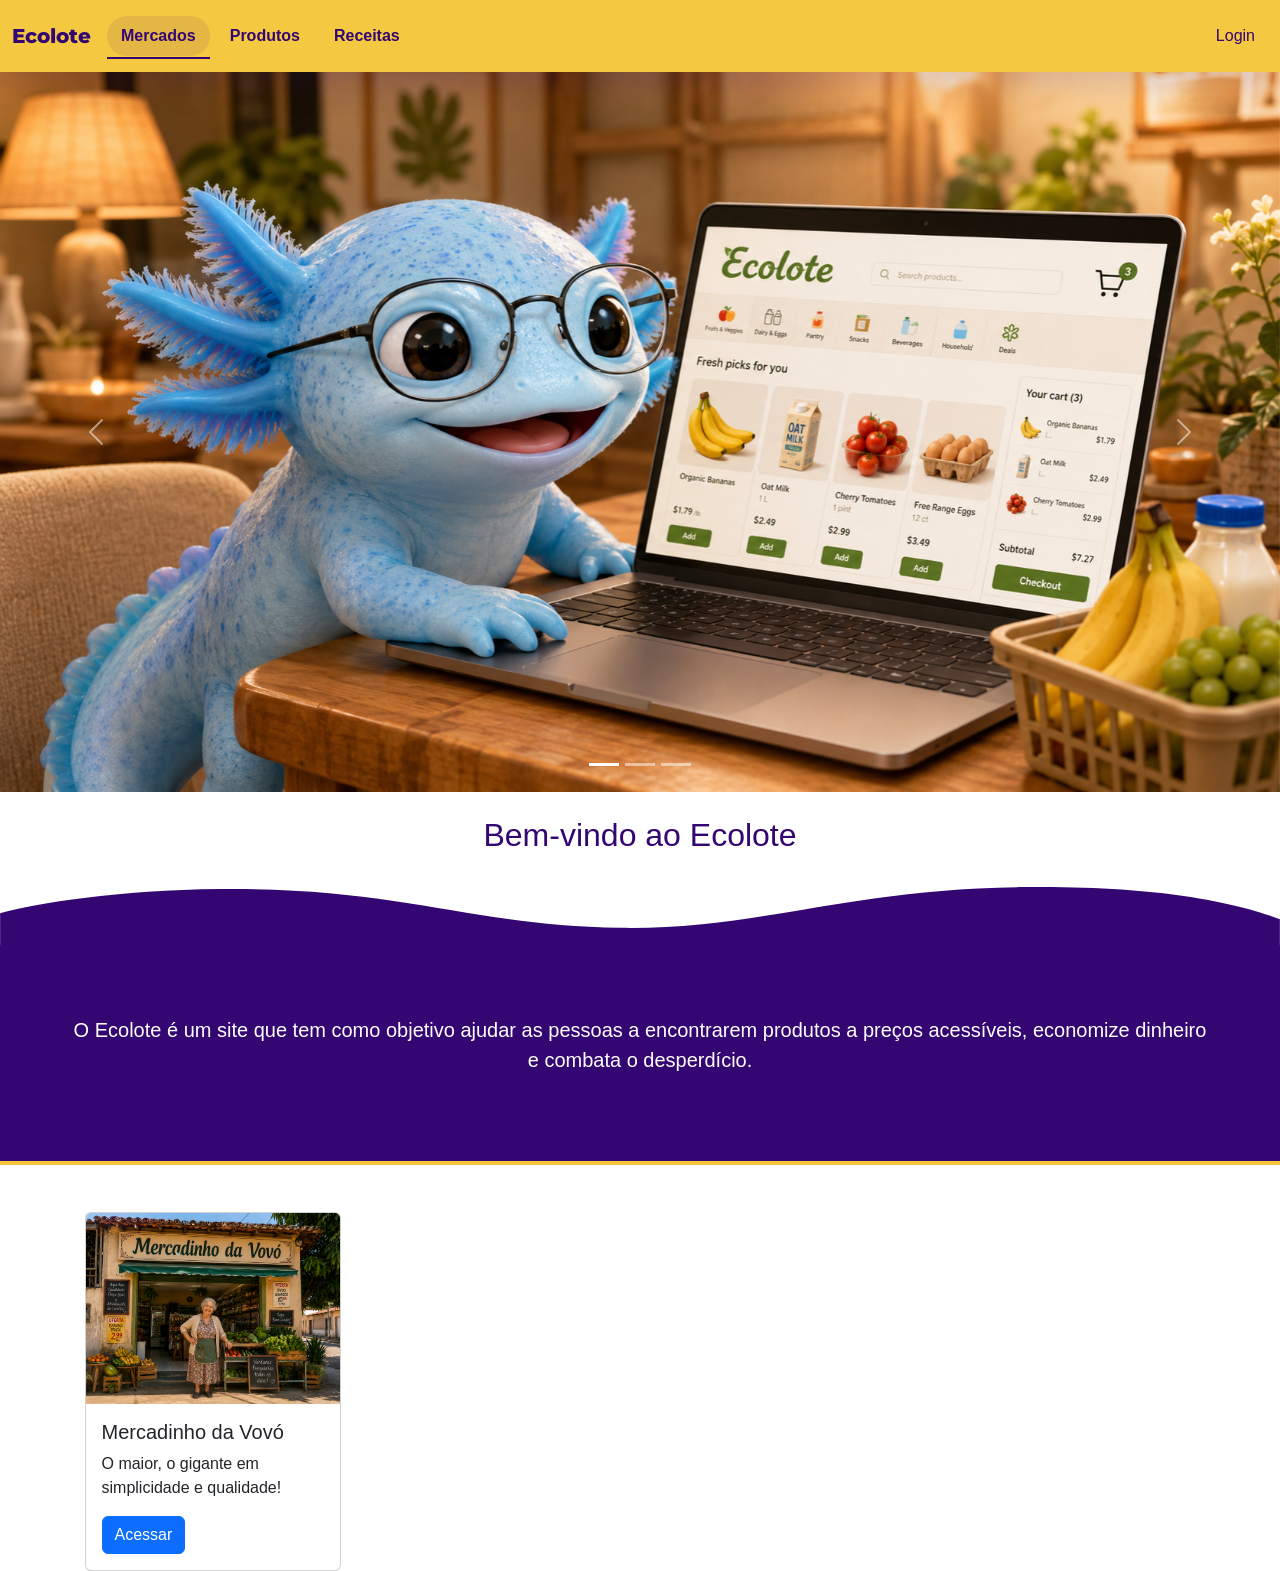
<file: BaratoHoje/index.html>
<!DOCTYPE html>
<html lang="pt-br">
<head>
    <meta charset="UTF-8">
    <meta name="viewport" content="width=device-width, initial-scale=1.0">
    <link rel="stylesheet" href="style.css">
    <link rel="stylesheet" href="https://cdn.jsdelivr.net/npm/bootstrap@5.3.8/dist/css/bootstrap.min.css">
    <link href="https://fonts.googleapis.com/css2?family=Inter:wght@400;600;700;800&family=Montserrat:wght@900&display=swap" rel="stylesheet">
    <style>

@import url('https://fonts.googleapis.com/css2?family=Gabarito:wght@400..900&display=swap');
</style>
    <title>Ecolote</title>
</head>
<body>
    <nav class="navbar navbar-expand-lg fundoamarelo">
  <div class="container-fluid">
    <a class="navbar-brand" href="index.html" style="font-family: Montserrat;">Ecolote</a>
    <button class="navbar-toggler" type="button" data-bs-toggle="collapse" data-bs-target="#navbarSupportedContent" aria-controls="navbarSupportedContent" aria-expanded="false" aria-label="Toggle navigation">
      <span class="navbar-toggler-icon"></span>
    </button>
    <div class="collapse navbar-collapse" id="navbarSupportedContent">
      <ul class="navbar-nav me-auto mb-2 mb-lg-0">
        <li class="nav-item">
          <a class="nav-link active" aria-current="page" href="#">Mercados</a>
        </li>
        <li class="nav-item">
          <a class="nav-link" href="#">Produtos</a>
        </li>
        <li class="nav-item">
          <a class="nav-link" href="#">Receitas</a>
        </li>
      </ul> 
      <a class="btn" href="login.php">  Login </a>
    </div>
  </div>
</nav>
<div id="carouselExampleIndicators" class="carousel slide">
  <div class="carousel-indicators">
    <button type="button" data-bs-target="#carouselExampleIndicators" data-bs-slide-to="0" class="active" aria-current="true" aria-label="Slide 1"></button>
    <button type="button" data-bs-target="#carouselExampleIndicators" data-bs-slide-to="1" aria-label="Slide 2"></button>
    <button type="button" data-bs-target="#carouselExampleIndicators" data-bs-slide-to="2" aria-label="Slide 3"></button>
  </div>
  <div class="carousel-inner">
    <div class="carousel-item active">
      <img src="./img/imagem3.png" class="d-block w-100" alt="...">
    </div>
    <div class="carousel-item">
      <img src="./img/imagem1.png" class="d-block w-100" alt="...">
    </div>
    <div class="carousel-item">
      <img src="./img/imagem2.png" class="d-block w-100" alt="...">
    </div>
  </div>
  <button class="carousel-control-prev" type="button" data-bs-target="#carouselExampleIndicators" data-bs-slide="prev">
    <span class="carousel-control-prev-icon" aria-hidden="true"></span>
    <span class="visually-hidden">Anterior</span>
  </button>
  <button class="carousel-control-next" type="button" data-bs-target="#carouselExampleIndicators" data-bs-slide="next">
    <span class="carousel-control-next-icon" aria-hidden="true"></span>
    <span class="visually-hidden">Proximo</span>
  </button>
</div>
<br>
<h2 class="text-center " style="color: #330672;">Bem-vindo ao Ecolote</h2>
<br>
<svg xmlns="http://www.w3.org/2000/svg" viewBox="0 0 1830 85.285"><g transform="translate(0 -2185)"><path d="M4661.665,1785.181c-259.119,3.056-375.993,61.328-576.223,58.3-214.726-3.241-313.76-58.487-572.881-55.435-143.507,1.692-260.3,20.072-313.545,34.408v47.86h1830v-39.258C4967.885,1808.12,4859.114,1782.856,4661.665,1785.181Z" transform="translate(-3199.016 399.968)" fill="#330672"></path></g></svg>
<section style="background-color: #330672; margin: -1px; border-bottom: 4px solid #f5c63a;">
    <p class="text-center text-white" style="font-size: 20px; padding: 70px;">O Ecolote é um site que tem como objetivo ajudar as pessoas a encontrarem produtos a preços acessíveis, 
        economize dinheiro e combata o desperdício.</p>
</section>
<br>
<div class="container">
<div class="row">
    <div class="col-12 col-sm-6 col-lg-3 mt-4 d-flex justify-content-center  ">
        <div class="card" style="width: 16rem;">
            <img src="./img/mercadinho2.png" class="card-img-top" alt="...">
            <div class="card-body">
                <h5 class="card-title">Mercadinho da Vovó</h5>
                <p class="card-text">O maior, o gigante em simplicidade e qualidade!</p>
                <a href="#" class="btn btn-primary">Acessar</a>
            </div>
        </div>
    </div>
  </div>
 </div>
    <script src="https://cdn.jsdelivr.net/npm/bootstrap@5.3.8/dist/js/bootstrap.bundle.min.js"></script>
</body>
</html>
</file>
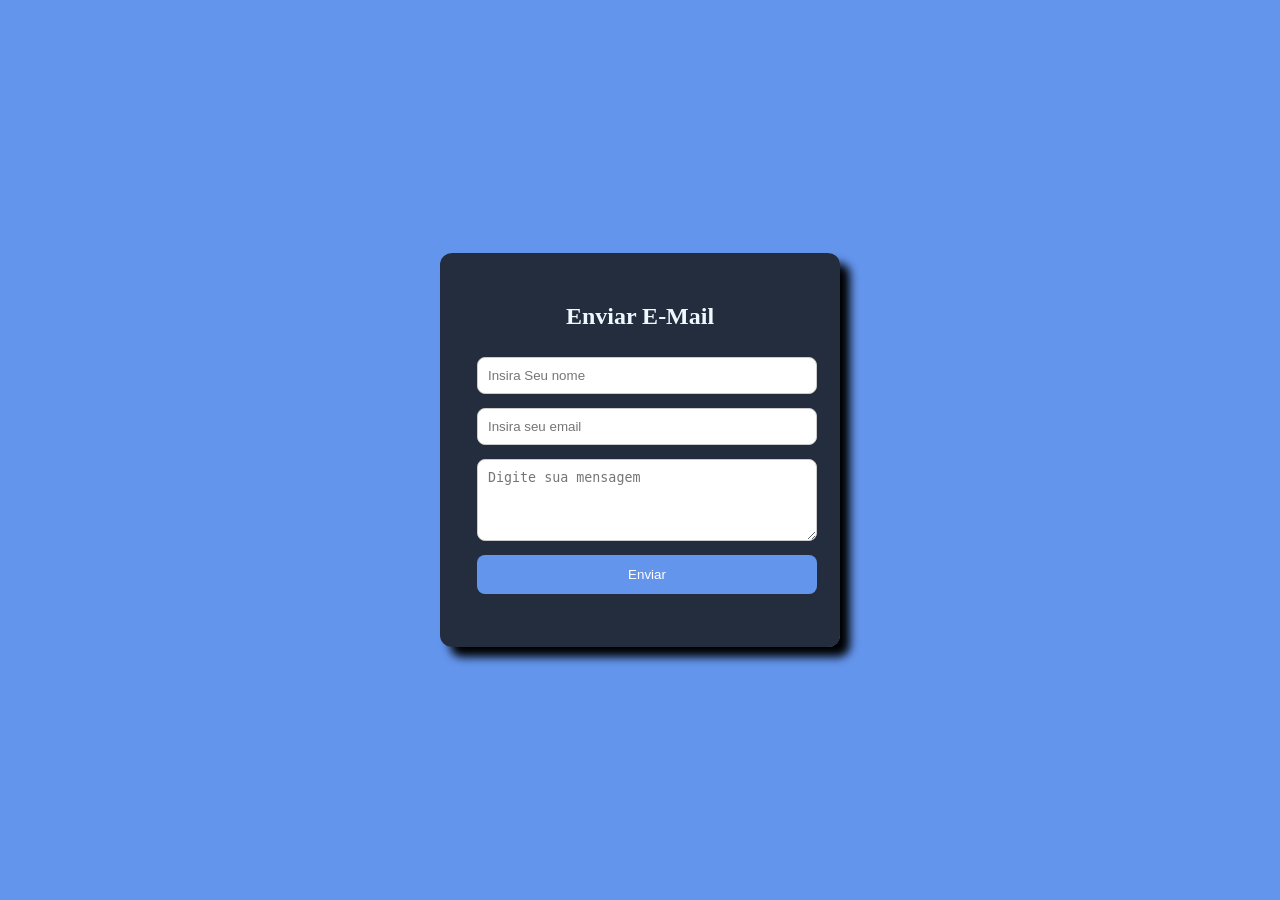
<file: Formulario/index.html>
<html lang="pt-br">
<head>
    <title> Formulário de Contato </title>
    <link rel="stylesheet" href="estilo.css">
</head>
<body>
 

    <div class="painel">
        <h2> Enviar E-Mail</h2>
        <form action="mailto:gustavo180g@gmail.com" method="post" enctype="text/plain">

            <input type="text" name="nome" placeholder="Insira Seu nome">
            <input type="email" name="email" placeholder="Insira seu email">
            <textarea name="mensagem" rows="4" placeholder="Digite sua mensagem"></textarea>
            <button type="submit"> Enviar </button>

        </form>
    </div>
</body>

</html>
</file>
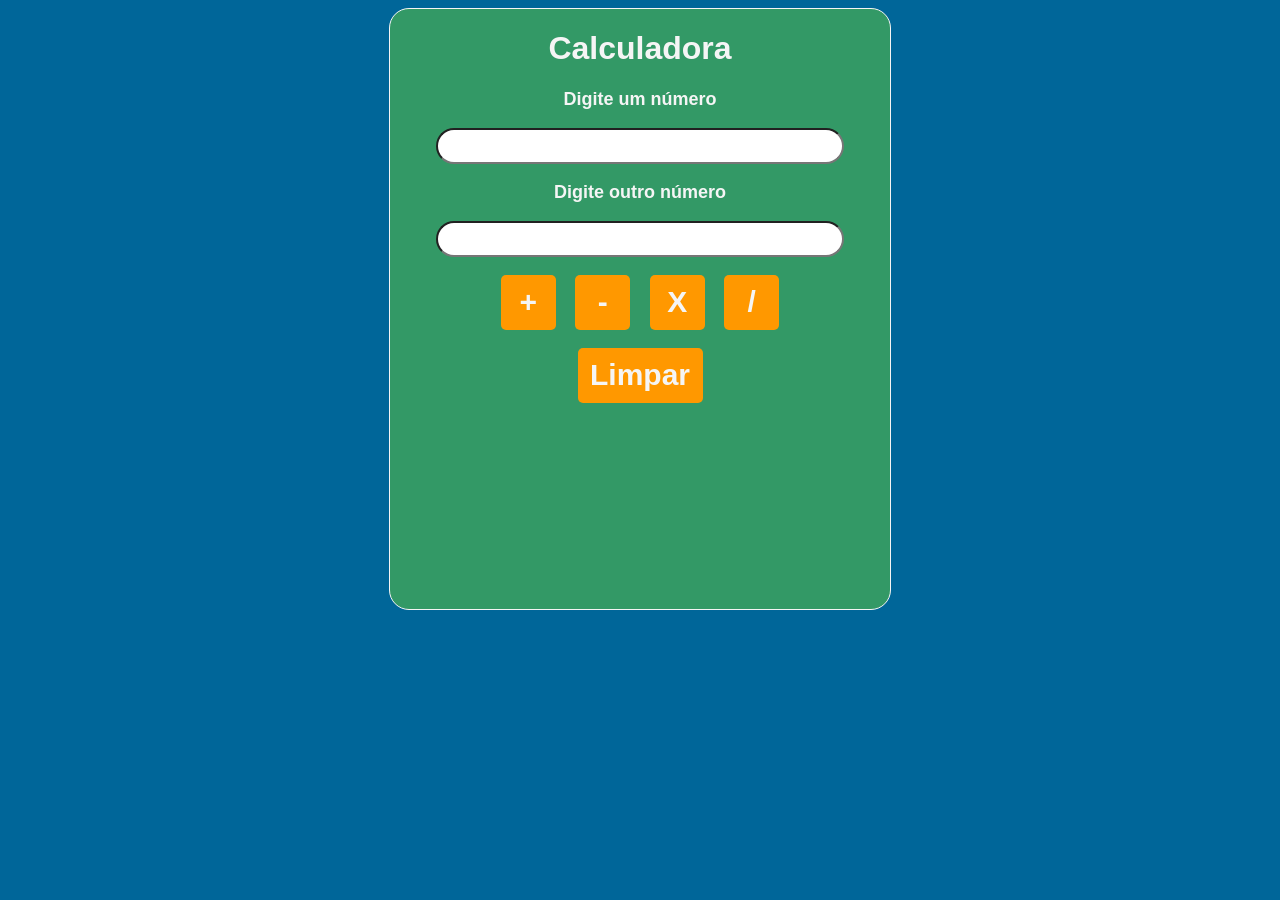
<file: Javascript/Calculadora/index.html>
<!DOCTYPE html>
<html lang="pt-br">
<head>
    <meta charset="UTF-8">
    <meta name="viewport" content="width=device-width, initial-scale=1.0">
    <title>Calculadora JS</title>
    <link rel="stylesheet" href="style.css">
    <script src="script.js"></script>
</head>
<body>

    <div class="painel">
        <h1>Calculadora</h1>
        <p>Digite um número</p>
        <input type="number" id="n1">
        <p>Digite outro número</p>
        <input type="number" id="n2">
        <br> <br>
        <button class="btn" onclick="somar()"> + </button>
        <button class="btn" onclick="subtrair()"> - </button>
        <button class="btn" onclick="multiplicar()"> X </button>
        <button class="btn" onclick="dividir()"> / </button>
        <br><br>
        <button class="btnLimpar" onclick="limpar()">Limpar </button>

        <div id="resultado"></div>

    </div>
    
</body>
</html>
</file>
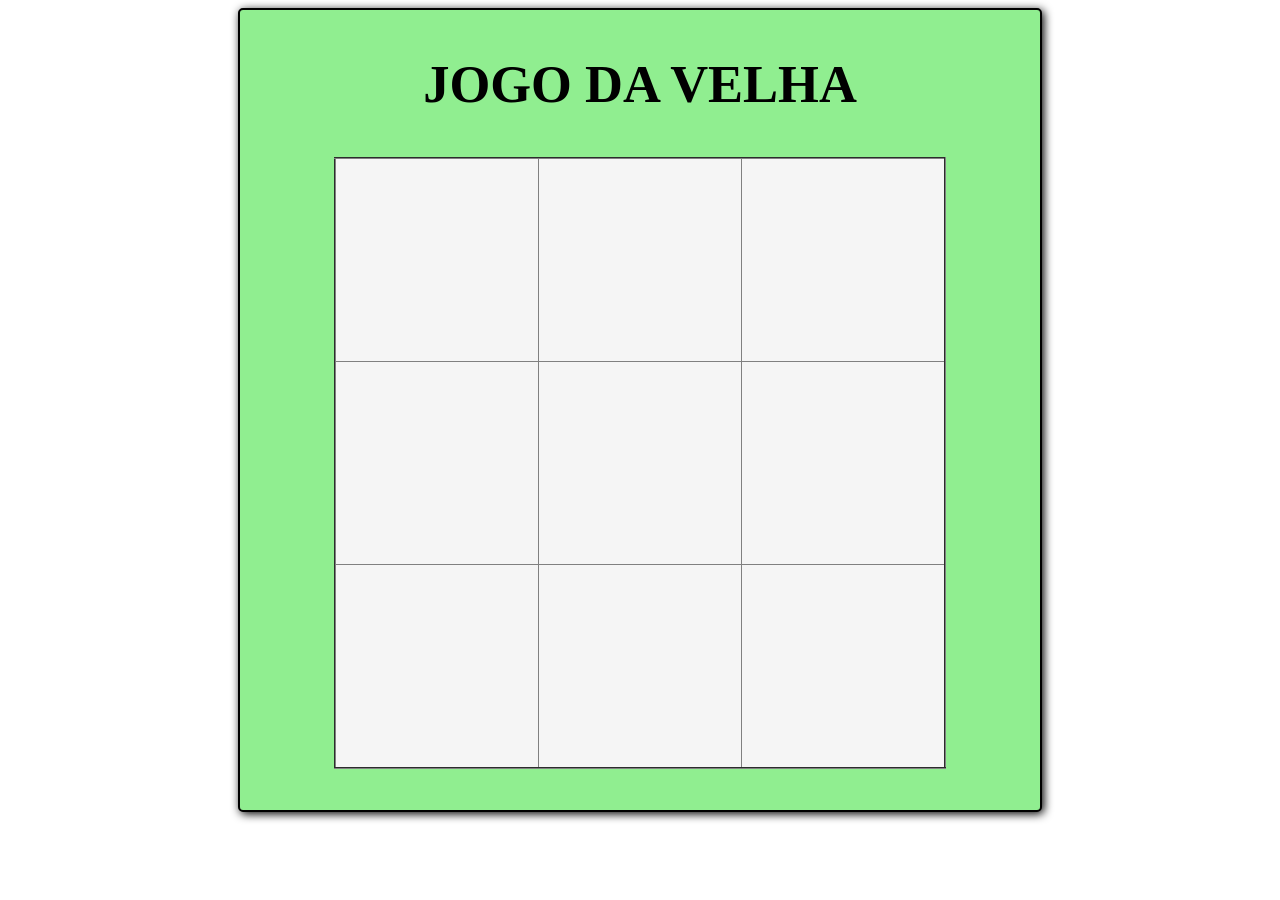
<file: Javascript/JogodaVelha/index.html>
<!DOCTYPE html>
<html lang="en">
<head>
    <meta charset="UTF-8">
    <meta name="viewport" content="width=device-width, initial-scale=1.0">
    <title>Jogo da Velha</title>
    <script src="script.js"></script>
    <link rel="stylesheet" href="style.css">
</head>
<body>

    
    <div class="painel">
        <h2>JOGO DA VELHA</h2>

        <table class="jogo" border="2">
            <tr>
                <td class="quadrado" onclick="jogar(this)"></td>
                <td class="quadrado" onclick="jogar(this)"></td>
                <td class="quadrado" onclick="jogar(this)"></td>
            </tr>
            <tr>
                <td class="quadrado" onclick="jogar(this)"></td>
                <td class="quadrado" onclick="jogar(this)"></td>
                <td class="quadrado" onclick="jogar(this)"></td>
            </tr>
            <tr>
                <td class="quadrado" onclick="jogar(this)"></td>
                <td class="quadrado" onclick="jogar(this)"></td>
                <td class="quadrado" onclick="jogar(this)"></td>
            </tr>
        </table>
    </div>

</body>
</html>
</file>
<file: BaratoHoje/style.css>
*{
  font-family: "Poppins", sans-serif;
  font-weight: 400;
  font-style: normal;
}
body{
  background: #fafafa;
  color: #26153e;
}
.fundoamarelo{
 background: rgba(245, 198, 58, .96) !important;
 color: #330672 !important;
 box-shadow: 0 12px 32px rgba(51, 6, 114, 0.16);
 backdrop-filter: blur(10px);
 position: sticky !important;
 top: 0;
 z-index: 50;
 min-height: 72px;
}

.navbar-brand{
  font-weight: 800 !important;
  letter-spacing: 0;
}

.navbar-collapse{
  gap: 16px;
}

.navbar-nav{
  gap: 6px;
}

.navbar .nav-link{
  font-weight: 700;
  border-radius: 999px;
  padding-left: 14px !important;
  padding-right: 14px !important;
  display: inline-flex;
  align-items: center;
  gap: 8px;
}

.navbar .nav-link:hover,
.navbar .nav-link.active{
  background: rgba(51, 6, 114, .09);
}

.navbar-login{
  display: inline-flex !important;
  align-items: center;
  justify-content: center;
  gap: 8px;
  min-width: 112px;
  font-weight: 700 !important;
}

nav a{
    position: relative;
    text-decoration: none;
    color: #330672 !important;
}

.navbar .nav-link::after {
  content: "";
  position: absolute;
  left: 0;
  bottom: -3px;
  width: 0%;
  height: 2px;
  background: #330672;
  transition: width 0.3s ease;
}

.navbar .nav-link:hover::after,
.navbar .nav-link.active::after {
  width: 100%;
}

.hero-copy{
  background: #330672;
  border-bottom: 4px solid #f5c63a;
  margin: -1px 0 0;
}

.hero-copy p{
  max-width: 880px;
  margin: 0 auto;
  padding: 56px 20px;
  font-size: 20px;
  line-height: 1.7;
}

.social-proof{
  display: grid;
  grid-template-columns: repeat(3, minmax(0, 1fr));
  gap: 16px;
  margin: 28px auto 10px;
}

.proof-item{
  background: #fff;
  border: 1px solid rgba(51, 6, 114, 0.08);
  border-radius: 8px;
  padding: 18px;
  box-shadow: 0 14px 34px rgba(51, 6, 114, 0.08);
}

.proof-number{
  display: block;
  color: #330672;
  font-size: 28px;
  font-weight: 800;
}

.market-card,
.product-card{
  width: 100%;
  border: 0 !important;
  border-radius: 8px !important;
  overflow: hidden;
  box-shadow: 0 18px 40px rgba(51, 6, 114, 0.12);
  transition: transform .2s ease, box-shadow .2s ease;
}

.market-card:hover,
.product-card:hover{
  transform: translateY(-4px);
  box-shadow: 0 24px 52px rgba(51, 6, 114, 0.18);
}

.card-img-fixed{
  width: 100%;
  height: 180px;
  object-fit: cover;
  background: #f3edf9;
}

.btn-roxo{
  background: #330672 !important;
  border-color: #330672 !important;
  color: #fff !important;
  border-radius: 8px !important;
}

.btn-whats{
  background: #1f9d55 !important;
  border-color: #1f9d55 !important;
  color: #fff !important;
  border-radius: 8px !important;
}

.mercado-banner{
  min-height: 320px;
  background-size: cover;
  background-position: center;
  position: relative;
  display: flex;
  align-items: end;
}

.mercado-banner::before{
  content: "";
  position: absolute;
  inset: 0;
  background: linear-gradient(180deg, rgba(51,6,114,.08), rgba(51,6,114,.78));
}

.mercado-banner-content{
  position: relative;
  color: #fff;
  padding: 56px 0;
}

.info-strip{
  background: #fff;
  border-bottom: 4px solid #f5c63a;
  box-shadow: 0 12px 28px rgba(51, 6, 114, 0.08);
}

.map-box{
  min-height: 180px;
  border-radius: 8px;
  overflow: hidden;
  background: #f7f2fc;
}

.recipe-list{
  margin-top: 14px;
  padding-top: 12px;
  border-top: 1px solid rgba(51, 6, 114, .12);
}

.recipe-title{
  display: inline-flex;
  align-items: center;
  gap: 8px;
  color: #330672;
  font-weight: 800;
  margin-bottom: 4px;
}

.recipe-item{
  background: #f8f4fd;
  border: 1px solid rgba(51, 6, 114, .08);
  border-radius: 8px;
  padding: 8px;
}

.recipe-list img{
  width: 42px;
  height: 42px;
  border-radius: 8px;
  object-fit: cover;
}

.site-footer{
  margin-top: 56px;
  background: #330672;
  color: #fff;
  border-top: 4px solid #f5c63a;
  padding: 28px 0;
}

@media(max-width: 767.98px){
  .navbar-collapse{
    padding-top: 14px;
  }

  .navbar-nav{
    gap: 8px;
  }

  .navbar .nav-link,
  .navbar-login{
    width: 100%;
  }

  .social-proof{
    grid-template-columns: 1fr;
  }

  .hero-copy p{
    padding: 36px 18px;
    font-size: 17px;
  }
}
</file>
<file: Formulario/estilo.css>
body{
    /*cor de fundo*/
    background-color:cornflowerblue;
    /*foto de fundo*/
    background-image: url(https://wallpapers.com/images/featured/black-topographic-pbtm4zynr6ggmds3.jpg);
    background-size: cover;
    /*alinhamento por flexbox*/
    display:flex;
    /*alinha sentido acima, abaixo*/
    align-items:center;
    /*alinha sentido esquerda, direita*/
    justify-content: center;

}

h2{
    color: aliceblue;
    text-align: center;
}

.painel{
    background-color: rgba(20, 20, 20, 0.807);
    /*espaçamento interno*/
    padding: 30px;
    /*arredondar cantos*/
    border-radius: 12px;
    /*largura*/
    width: 340px;
    /*sombra*/
    box-shadow: 10px 10px 10px;
    
}
input, textarea{
    /*largura dos campos*/
    width: 100%;
    /*espaçamento interno*/
    padding: 10px;
    /*margem*/
    margin:7px;
    /*arredondar*/
    border-radius: 8px;
    border: 1px solid #ccc;
}

button{
    width:100%;
    padding: 12px;
    border: none;
    background-color: cornflowerblue;
    border-radius: 8px;
    cursor: pointer;
    color: white;
    margin: 7px;
    transition: 0.4s;
}

button:hover{
    color:cornflowerblue;
    background-color: white;
}
</file>
<file: Javascript/Calculadora/style.css>
body{
    background-color: #006699 ;
    
}

.painel{
    border: 1px solid whitesmoke;
    width: 500px;
    height: 600px;
    margin: auto;
    text-align: center;
    border-radius: 20px;
    font-family:'Segoe UI', Tahoma, Geneva, Verdana, sans-serif;
    background-color: #339966;
    color: whitesmoke;
}

input{
    border-radius: 20px;
    height: 30px;
    width: 80%;
    text-align: center;
    font-size: 20px;
}

.btn{
    background-color: #ff9800;
    border: none;
    border-radius: 5px;
    width: 55px;
    height: 55px;
    font-size: 30px;
    font-weight: bold;
    color: whitesmoke;
    margin:0 7.5px 0 7.5px;
}

.btn:hover{
    background-color: whitesmoke;
    color: #ff9800;
    transition: 0.5s;
    cursor: pointer;
    scale: 1.1;
}

p{
    font-weight: bold;
    font-size: 18px;   
}

#resultado{
    font-size: 50px;
}

.btnLimpar{
    background-color: #ff9800 ;
    border: none;
    border-radius: 5px;
    width: 125px;
    height: 55px;
    font-size: 30px;
    font-weight: bold;
    color: whitesmoke;
    margin:0 7.5px 0 7.5px;
}

.btnLimpar:hover{
    background-color: whitesmoke;
    color: red;
    transition: 0.5s;
    cursor: pointer;
    scale: 1.1;
}
</file>
<file: Javascript/JogodaVelha/style.css>
.painel{
    width: 800px;
    border: 2px solid black;
    border-radius: 5px;
    height: 800px;
    margin: auto;
    text-align: center;
    box-shadow: 2px 2px 10px black;
    background-color: lightgreen;
    font-size: 35px;
    
}

.jogo{
    margin: 10px auto;
    border-collapse: collapse;
    background-color: whitesmoke;
}

.quadrado{
    width: 200px;
    height: 200px;
    font-size: 150px;
    text-align: center;
}
</file>
